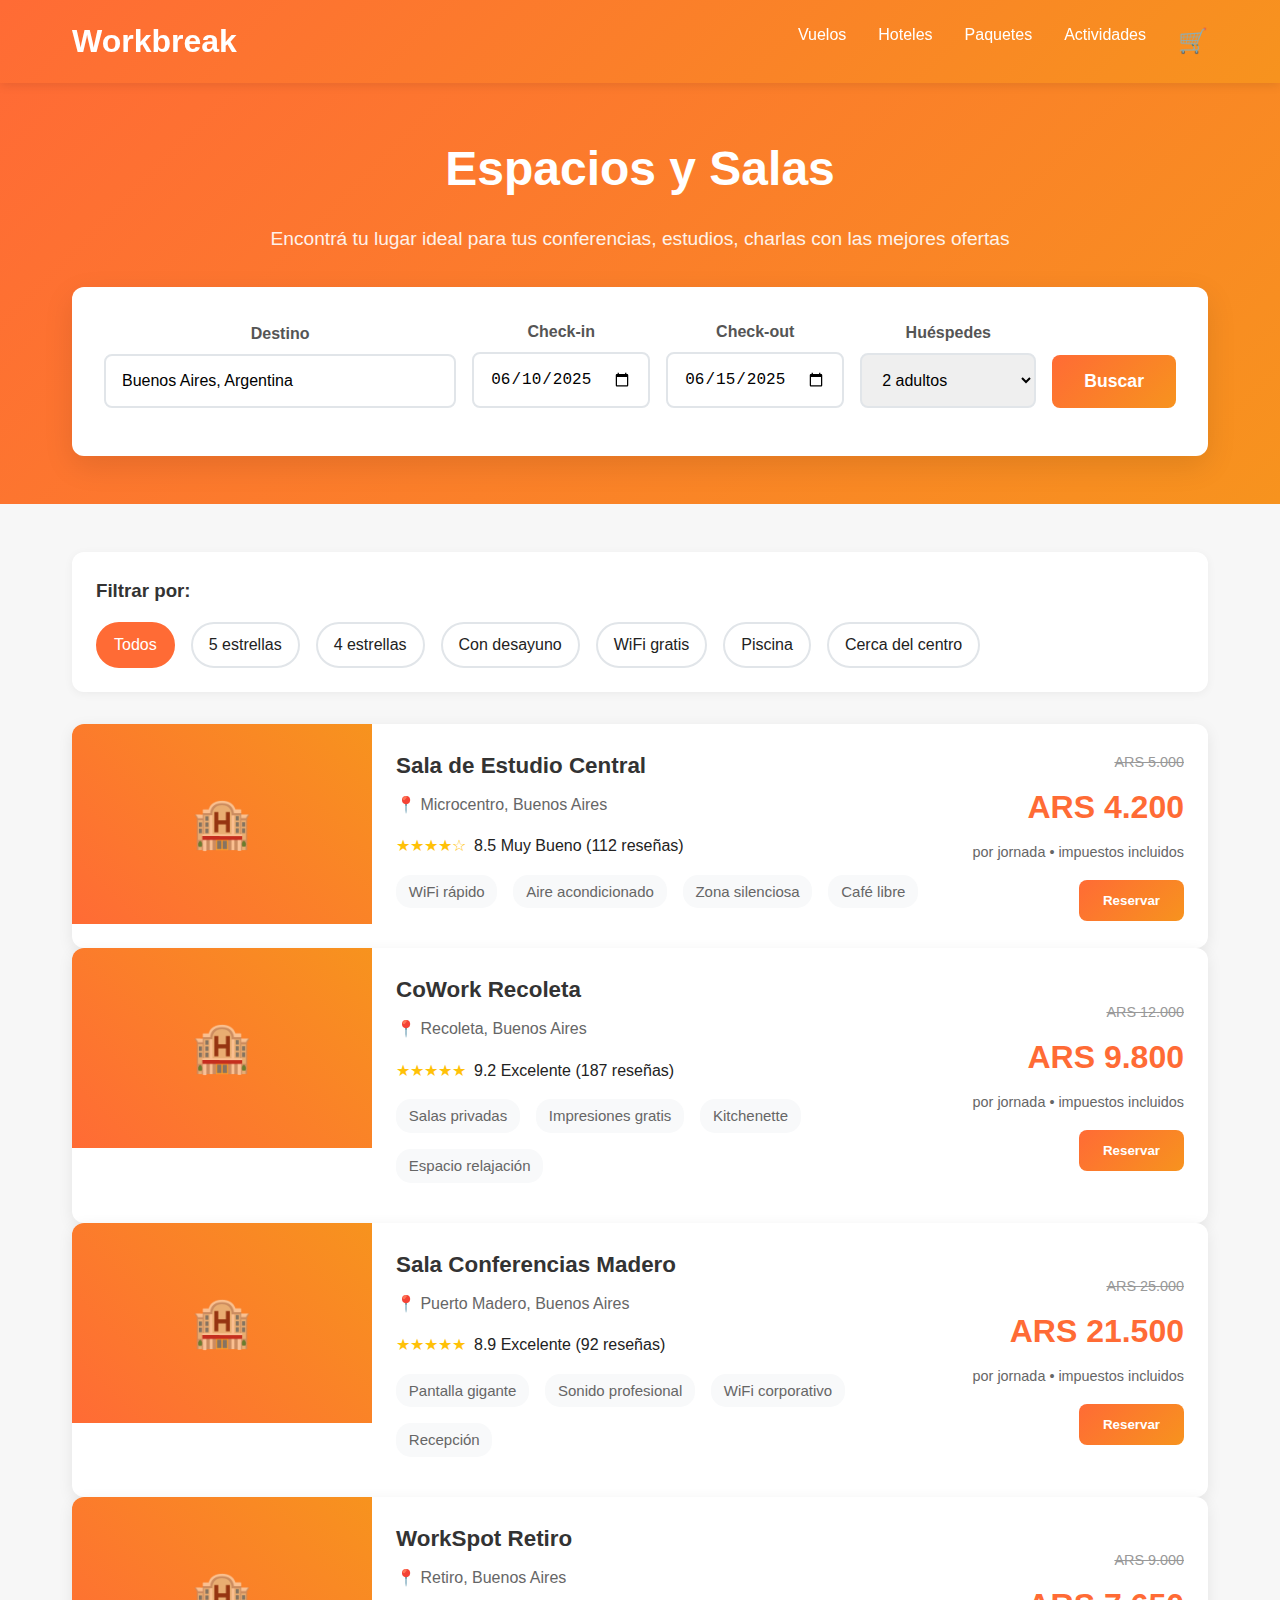
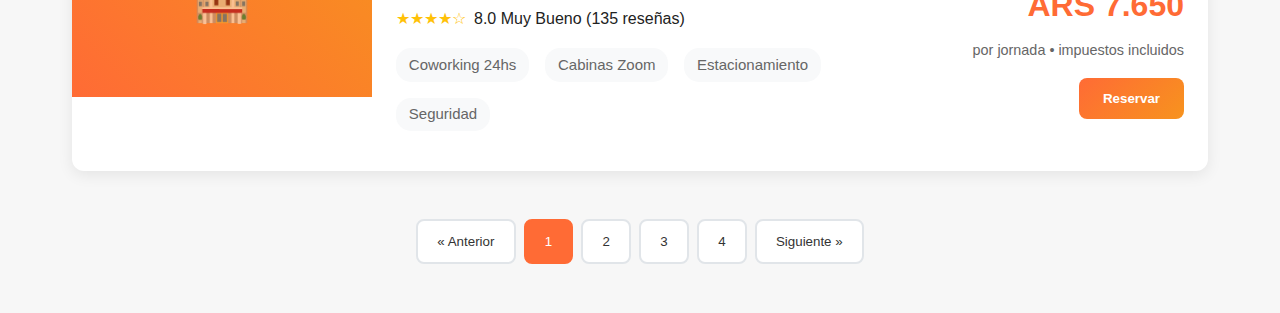
<file: WorkBreak-main/index.html>
<!DOCTYPE html>
<html lang="es">

<head>
    <meta charset="UTF-8" />
    <meta name="viewport" content="width=device-width, initial-scale=1" />
    <title>WorkBreak - Home</title>
    <link rel="stylesheet" href="estilos.css" />
    <style>
        /* Estilos para el modal */
        .modal-overlay {
            position: fixed;
            top: 0;
            left: 0;
            width: 100vw;
            height: 100vh;
            background: rgba(0, 0, 0, 0.5);
            display: none;
            justify-content: center;
            align-items: center;
            z-index: 1000;
        }

        .modal {
            background: white;
            border-radius: 8px;
            max-width: 500px;
            width: 90%;
            padding: 20px;
            box-shadow: 0 0 10px #00000088;
        }

        .modal-header {
            display: flex;
            justify-content: space-between;
            align-items: center;
            margin-bottom: 10px;
        }

        .modal-close {
            cursor: pointer;
            font-size: 1.5rem;
            font-weight: bold;
            border: none;
            background: none;
        }

        .modal-content p {
            margin: 5px 0;
        }
    </style>
</head>

<body>
    <!-- Header -->
    <header class="header">
        <div class="header-content">
            <a href="#" class="logo">Workbreak</a>
            <nav>
                <ul class="nav-menu">
                    <li><a href="#">Vuelos</a></li>
                    <li><a href="#">Hoteles</a></li>
                    <li><a href="#">Paquetes</a></li>
                    <li><a href="#">Actividades</a></li>
                    <li><a href="carrito.html" class="cart-icon" title="Ver carrito" style="cursor:pointer; font-size: 1.5rem;">
                            🛒
                        </a></li>
                </ul>
            </nav>
        </div>
    </header>

    <!-- Hero Section -->
    <section class="hero">
        <div class="hero-content">
            <h1>Espacios y Salas</h1>
            <p>Encontrá tu lugar ideal para tus conferencias, estudios, charlas con las mejores ofertas</p>

            <form class="search-form">
                <div class="search-row">
                    <div class="form-group">
                        <label for="destino">Destino</label>
                        <input id="destino" type="text" placeholder="¿A dónde vamos?" value="Buenos Aires, Argentina" />
                    </div>
                    <div class="form-group">
                        <label for="checkin">Check-in</label>
                        <input id="checkin" type="date" value="2025-06-10" />
                    </div>
                    <div class="form-group">
                        <label for="checkout">Check-out</label>
                        <input id="checkout" type="date" value="2025-06-15" />
                    </div>
                    <div class="form-group">
                        <label for="huespedes">Huéspedes</label>
                        <select id="huespedes">
                            <option>2 adultos</option>
                            <option>1 adulto</option>
                            <option>3 adultos</option>
                            <option>4 adultos</option>
                        </select>
                    </div>
                    <button type="submit" class="search-btn">Buscar</button>
                </div>
            </form>
        </div>
    </section>

    <!-- Main Content -->
    <main class="main-content">
        <!-- Filters -->
        <section class="filters">
            <h3>Filtrar por:</h3>
            <div class="filter-row">
                <div class="filter-item active">Todos</div>
                <div class="filter-item">5 estrellas</div>
                <div class="filter-item">4 estrellas</div>
                <div class="filter-item">Con desayuno</div>
                <div class="filter-item">WiFi gratis</div>
                <div class="filter-item">Piscina</div>
                <div class="filter-item">Cerca del centro</div>
            </div>
        </section>

        <!-- Espacios Grid -->
        <section class="workspaces-grid">
            <!-- Espacio 1 -->
            <div class="workspace-card" data-name="Sala de Estudio Central" data-location="Microcentro, Buenos Aires"
                data-rating="8.5 Muy Bueno (112 reseñas)" data-amenities="WiFi rápido, Aire acondicionado, Zona silenciosa, Café libre"
                data-price-old="ARS 5.000" data-price-current="ARS 4.200">
                <div class="workspace-image"></div>
                <div class="workspace-info">
                    <h3 class="workspace-name">Sala de Estudio Central</h3>
                    <div class="workspace-location">
                        📍 Microcentro, Buenos Aires
                    </div>
                    <div class="workspace-rating">
                        <span class="stars">★★★★☆</span>
                        <span>8.5 Muy Bueno (112 reseñas)</span>
                    </div>
                    <div class="workspace-amenities">
                        <span class="amenity">WiFi rápido</span>
                        <span class="amenity">Aire acondicionado</span>
                        <span class="amenity">Zona silenciosa</span>
                        <span class="amenity">Café libre</span>
                    </div>
                </div>
                <div class="workspace-price">
                    <div class="price-old">ARS 5.000</div>
                    <div class="price-current">ARS 4.200</div>
                    <div class="price-details">por jornada • impuestos incluidos</div>
                    <button class="book-btn" data-name="Sala de Estudio Central">Reservar</button>
                </div>
            </div>

            <!-- Espacio 2 -->
            <div class="workspace-card" data-name="CoWork Recoleta" data-location="Recoleta, Buenos Aires"
                data-rating="9.2 Excelente (187 reseñas)" data-amenities="Salas privadas, Impresiones gratis, Kitchenette, Espacio relajación"
                data-price-old="ARS 12.000" data-price-current="ARS 9.800">
                <div class="workspace-image"></div>
                <div class="workspace-info">
                    <h3 class="workspace-name">CoWork Recoleta</h3>
                    <div class="workspace-location">
                        📍 Recoleta, Buenos Aires
                    </div>
                    <div class="workspace-rating">
                        <span class="stars">★★★★★</span>
                        <span>9.2 Excelente (187 reseñas)</span>
                    </div>
                    <div class="workspace-amenities">
                        <span class="amenity">Salas privadas</span>
                        <span class="amenity">Impresiones gratis</span>
                        <span class="amenity">Kitchenette</span>
                        <span class="amenity">Espacio relajación</span>
                    </div>
                </div>
                <div class="workspace-price">
                    <div class="price-old">ARS 12.000</div>
                    <div class="price-current">ARS 9.800</div>
                    <div class="price-details">por jornada • impuestos incluidos</div>
                    <button class="book-btn" data-name="CoWork Recoleta">Reservar</button>
                </div>
            </div>

            <!-- Espacio 3 -->
            <div class="workspace-card" data-name="Sala Conferencias Madero" data-location="Puerto Madero, Buenos Aires"
                data-rating="8.9 Excelente (92 reseñas)" data-amenities="Pantalla gigante, Sonido profesional, WiFi corporativo, Recepción"
                data-price-old="ARS 25.000" data-price-current="ARS 21.500">
                <div class="workspace-image"></div>
                <div class="workspace-info">
                    <h3 class="workspace-name">Sala Conferencias Madero</h3>
                    <div class="workspace-location">
                        📍 Puerto Madero, Buenos Aires
                    </div>
                    <div class="workspace-rating">
                        <span class="stars">★★★★★</span>
                        <span>8.9 Excelente (92 reseñas)</span>
                    </div>
                    <div class="workspace-amenities">
                        <span class="amenity">Pantalla gigante</span>
                        <span class="amenity">Sonido profesional</span>
                        <span class="amenity">WiFi corporativo</span>
                        <span class="amenity">Recepción</span>
                    </div>
                </div>
                <div class="workspace-price">
                    <div class="price-old">ARS 25.000</div>
                    <div class="price-current">ARS 21.500</div>
                    <div class="price-details">por jornada • impuestos incluidos</div>
                    <button class="book-btn" data-name="Sala Conferencias Madero">Reservar</button>
                </div>
            </div>

            <!-- Espacio 4 -->
            <div class="workspace-card" data-name="WorkSpot Retiro" data-location="Retiro, Buenos Aires"
                data-rating="8.0 Muy Bueno (135 reseñas)" data-amenities="Coworking 24hs, Cabinas Zoom, Estacionamiento, Seguridad"
                data-price-old="ARS 9.000" data-price-current="ARS 7.650">
                <div class="workspace-image"></div>
                <div class="workspace-info">
                    <h3 class="workspace-name">WorkSpot Retiro</h3>
                    <div class="workspace-location">
                        📍 Retiro, Buenos Aires
                    </div>
                    <div class="workspace-rating">
                        <span class="stars">★★★★☆</span>
                        <span>8.0 Muy Bueno (135 reseñas)</span>
                    </div>
                    <div class="workspace-amenities">
                        <span class="amenity">Coworking 24hs</span>
                        <span class="amenity">Cabinas Zoom</span>
                        <span class="amenity">Estacionamiento</span>
                        <span class="amenity">Seguridad</span>
                    </div>
                </div>
                <div class="workspace-price">
                    <div class="price-old">ARS 9.000</div>
                    <div class="price-current">ARS 7.650</div>
                    <div class="price-details">por jornada • impuestos incluidos</div>
                    <button class="book-btn" data-name="WorkSpot Retiro">Reservar</button>
                </div>
            </div>
        </section>

        <!-- Pagination -->
        <div class="pagination">
            <button class="page-btn">« Anterior</button>
            <button class="page-btn active">1</button>
            <button class="page-btn">2</button>
            <button class="page-btn">3</button>
            <button class="page-btn">4</button>
            <button class="page-btn">Siguiente »</button>
        </div>
    </main>

    <!-- Modal para confirmación -->
    <div class="modal-overlay" id="modal">
        <div class="modal">
            <div class="modal-header">
                <h2>Reserva guardada</h2>
                <button class="modal-close" id="modal-close">&times;</button>
            </div>
            <div class="modal-content" id="modal-content">
                <p>El espacio ha sido guardado en tu almacenamiento local.</p>
                <button id="download-json-btn">Descargar JSON</button>
            </div>
        </div>
    </div>

    <script>
        // Función para abrir detalle.html con el nombre del espacio en la URL
        function reservar(e) {
            const espacio = e.target.getAttribute('data-name');
            if (espacio) {
                // Codificar el nombre para que sea válido en la URL
                const nombreCodificado = encodeURIComponent(espacio);
                // Abrir detalle.html en nueva pestaña con el parámetro
                window.open(`detalle.html?espacio=${nombreCodificado}`, '_blank');
            }
        }

        // Agregar event listener a todos los botones reservar
        document.querySelectorAll('.book-btn').forEach(btn => {
            btn.addEventListener('click', reservar);
        });

        // Aquí puedes agregar otras funciones de manejo del modal si usas modal para reserva guardada
    </script>
</body>

</html>
</file>
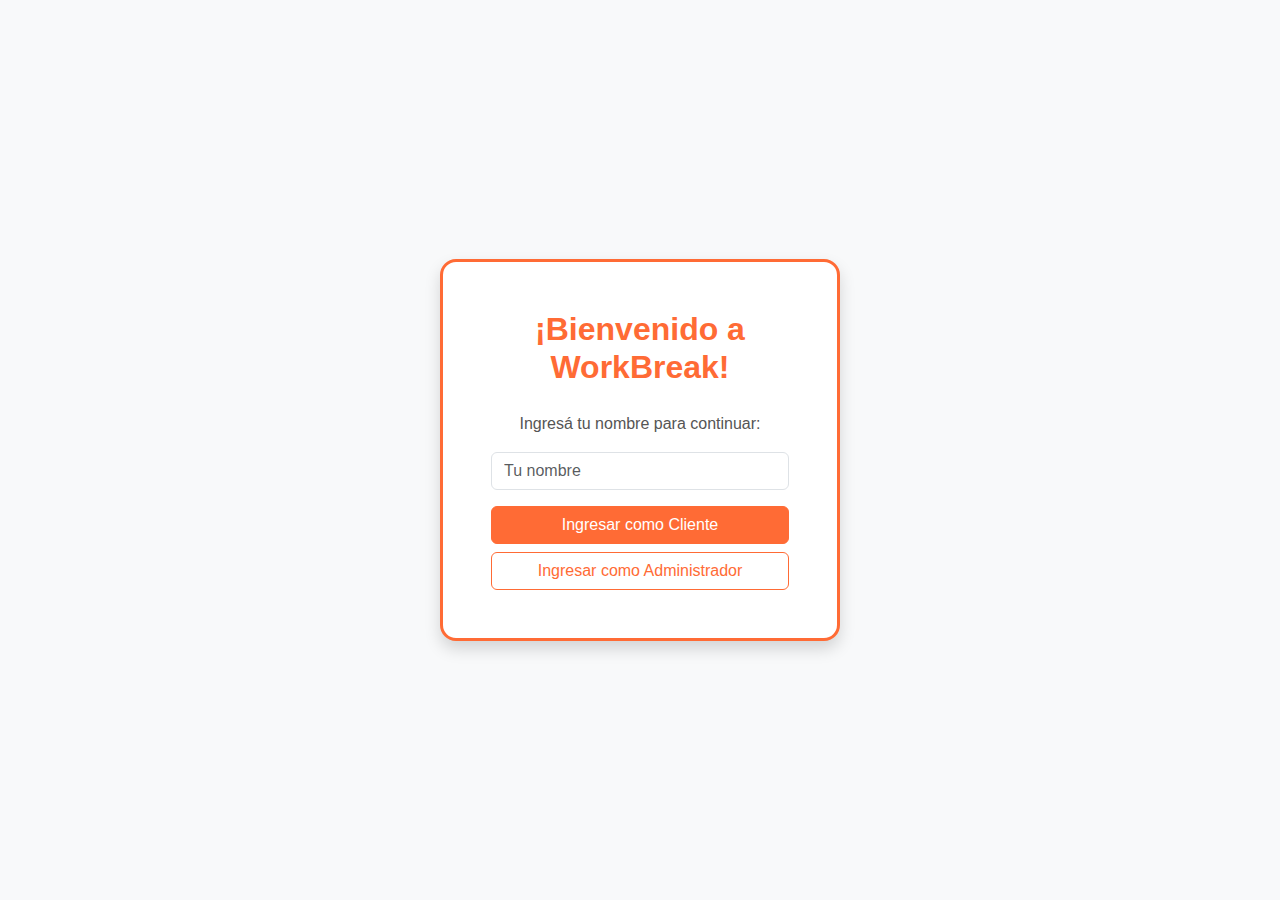
<file: WorkBreak-main/bienvenido.html>
<!DOCTYPE html>
<html lang="es">
<head>
  <meta charset="UTF-8" />
  <meta name="viewport" content="width=device-width, initial-scale=1.0"/>
  <title>Bienvenido - WorkBreak</title>
  <link href="https://cdn.jsdelivr.net/npm/bootstrap@5.3.2/dist/css/bootstrap.min.css" rel="stylesheet"/>
  <link rel="stylesheet" href="estilos.css">
</head>
<body class="bg-light d-flex align-items-center justify-content-center vh-100">

  <div id="formulario" class="card p-5 shadow bienvenidos" style="max-width: 400px; width: 100%;">
    <!-- Se llena con JavaScript -->
  </div>

  <script>
    let modo = "cliente"; // "cliente" o "admin"

    function mostrarFormulario() {
      const contenedor = document.getElementById("formulario");
      if (modo === "cliente") {
        contenedor.innerHTML = `
          <h2 class="text-center mb-4">¡Bienvenido a WorkBreak!</h2>
          <p class="text-center">Ingresá tu nombre para continuar:</p>
          <input type="text" id="nombreInput" class="form-control mb-3" placeholder="Tu nombre" />
          <button class="btn btn-primary w-100 mb-2" onclick="ingresarCliente()">Ingresar como Cliente</button>
          <button class="btn btn-outline-secondary w-100" onclick="cambiarModo()">Ingresar como Administrador</button>
        `;
      } else {
        contenedor.innerHTML = `
          <h2 class="text-center mb-4">Login Administrador</h2>
          <input type="email" id="emailInput" class="form-control mb-3" placeholder="Correo electrónico" />
          <input type="password" id="passInput" class="form-control mb-3" placeholder="Contraseña" />
          <button class="btn btn-dark w-100 mb-2" onclick="loginAdmin()">Ingresar</button>
          <button class="btn btn-outline-secondary w-100" onclick="cambiarModo()">Volver a Cliente</button>
        `;
      }
    }

    function cambiarModo() {
      modo = modo === "cliente" ? "admin" : "cliente";
      mostrarFormulario();
    }

    function ingresarCliente() {
      const nombre = document.getElementById("nombreInput").value.trim();
      if (!nombre) {
        alert("Por favor, ingresá tu nombre.");
        return;
      }
      localStorage.setItem("nombreCliente", nombre);
      localStorage.setItem("rol", "cliente");
      window.location.href = "index.html"; // 👈 redirige a index
    }

    function loginAdmin() {
      const email = document.getElementById("emailInput").value.trim();
      const pass = document.getElementById("passInput").value.trim();
      if (!email || !pass) {
        alert("Por favor, completá ambos campos.");
        return;
      }

      if (email === "admin@workbreak.com" && pass === "1234") {
        localStorage.setItem("rol", "admin");
        localStorage.setItem("nombreAdmin", email);
        alert("Login exitoso.");
        window.location.href = "index.html"; // 👈 redirige a index
      } else {
        alert("Credenciales incorrectas.");
      }
    }

    localStorage.setItem("rol", "cliente"); // si entra como cliente
    localStorage.setItem("rol", "admin");   // si entra como admin

    mostrarFormulario();
  </script>

</body>
</html>
</file>
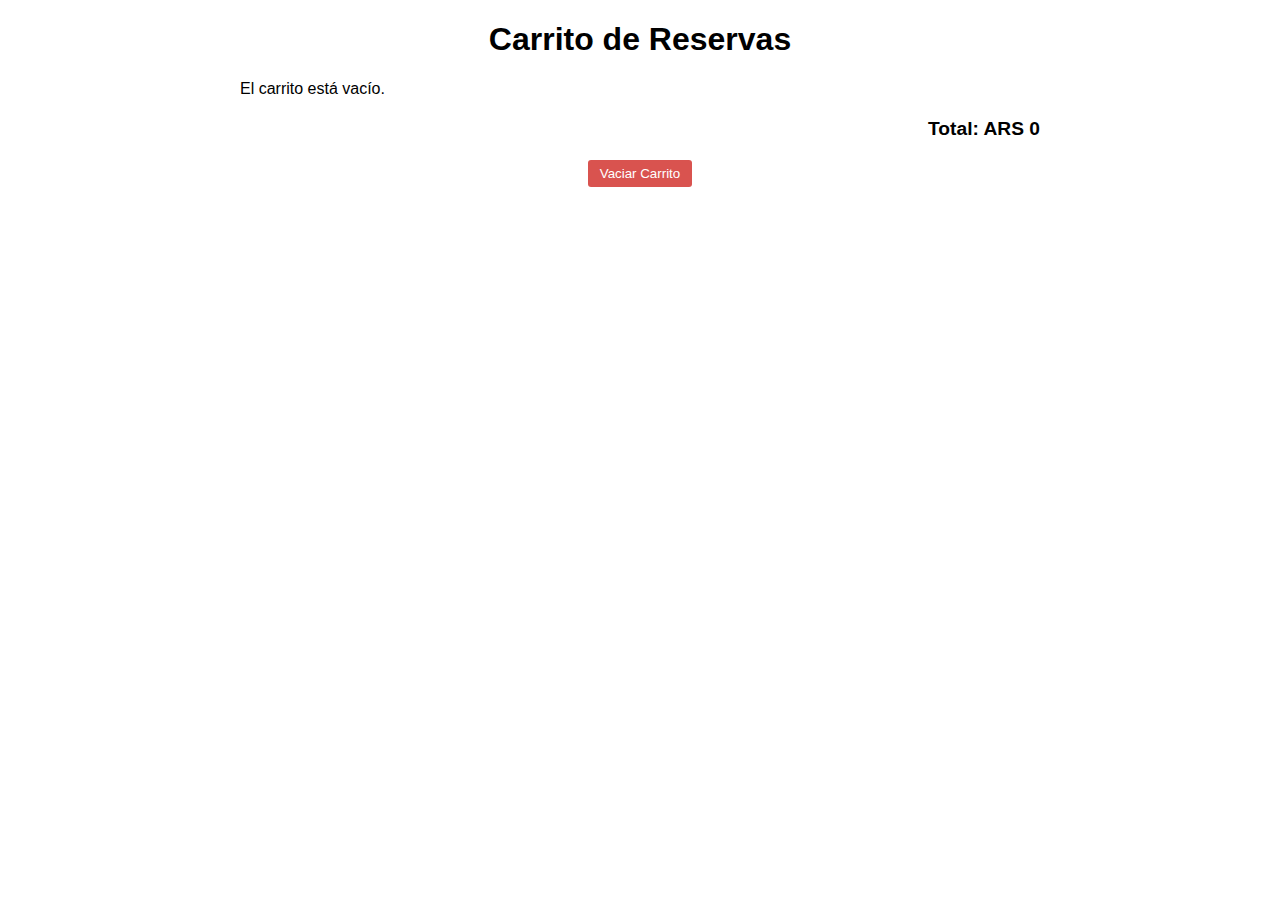
<file: WorkBreak-main/carrito.html>
<!DOCTYPE html>
<html lang="es">
<head>
    <meta charset="UTF-8" />
    <meta name="viewport" content="width=device-width, initial-scale=1" />
    <title>Carrito de Reservas</title>
    <style>
        body { font-family: Arial, sans-serif; max-width: 800px; margin: 20px auto; }
        h1 { text-align: center; }
        .carrito-item { border: 1px solid #ccc; padding: 10px; margin-bottom: 10px; border-radius: 5px; }
        .carrito-item h2 { margin: 0 0 5px; }
        .carrito-item p { margin: 2px 0; }
        .total { font-weight: bold; font-size: 1.2em; text-align: right; margin-top: 20px; }
        button { background-color: #d9534f; color: white; border: none; padding: 6px 12px; cursor: pointer; border-radius: 3px; }
        button:hover { background-color: #c9302c; }
    </style>
</head>
<body>
    <h1>Carrito de Reservas</h1>

    <div id="carrito-contenedor">
        <!-- Aquí se cargarán los items -->
    </div>

    <div class="total" id="total-carrito">Total: ARS 0</div>

    <div style="text-align:center; margin-top: 20px;">
        <button id="vaciar-carrito-btn">Vaciar Carrito</button>
    </div>

    <script>
        // Obtener carrito del localStorage
        function obtenerCarrito() {
            const carritoJSON = localStorage.getItem('carritoReservas');
            return carritoJSON ? JSON.parse(carritoJSON) : [];
        }

        // Guardar carrito en localStorage
        function guardarCarrito(carrito) {
            localStorage.setItem('carritoReservas', JSON.stringify(carrito));
        }

        // Mostrar carrito en pantalla
        function mostrarCarrito() {
            const contenedor = document.getElementById('carrito-contenedor');
            const carrito = obtenerCarrito();
            contenedor.innerHTML = '';

            if (carrito.length === 0) {
                contenedor.innerHTML = '<p>El carrito está vacío.</p>';
                document.getElementById('total-carrito').textContent = 'Total: ARS 0';
                return;
            }

            let total = 0;

            carrito.forEach((item, index) => {
                total += Number(item.total) || 0;

                const itemDiv = document.createElement('div');
                itemDiv.classList.add('carrito-item');

                itemDiv.innerHTML = `
                    <h2>${item.nombre}</h2>
                    <p><strong>Ubicación:</strong> ${item.ubicacion}</p>
                    <p><strong>Check-in:</strong> ${item.checkin || 'N/A'}</p>
                    <p><strong>Check-out:</strong> ${item.checkout || 'N/A'}</p>
                    <p><strong>Noches:</strong> ${item.noches || 'N/A'}</p>
                    <p><strong>Huéspedes:</strong> ${item.guests || 'N/A'}</p>
                    <p><strong>Total a pagar:</strong> ARS ${Number(item.total).toFixed(2)}</p>
                    <button data-index="${index}" class="btn-eliminar">Eliminar</button>
                `;

                contenedor.appendChild(itemDiv);
            });

            document.getElementById('total-carrito').textContent = `Total: ARS ${total.toFixed(2)}`;

            // Asignar evento a botones eliminar
            document.querySelectorAll('.btn-eliminar').forEach(btn => {
                btn.addEventListener('click', (e) => {
                    const idx = parseInt(e.target.getAttribute('data-index'));
                    eliminarDelCarrito(idx);
                });
            });
        }

        // Eliminar item por índice y actualizar
        function eliminarDelCarrito(index) {
            let carrito = obtenerCarrito();
            carrito.splice(index, 1);
            guardarCarrito(carrito);
            mostrarCarrito();
        }

        // Vaciar carrito completo
        function vaciarCarrito() {
            localStorage.removeItem('carritoReservas');
            mostrarCarrito();
        }

        // Inicialización
        document.addEventListener('DOMContentLoaded', () => {
            mostrarCarrito();

            document.getElementById('vaciar-carrito-btn').addEventListener('click', () => {
                if (confirm('¿Seguro que quieres vaciar el carrito?')) {
                    vaciarCarrito();
                }
            });
        });
    </script>
</body>
</html>
</file>
<file: WorkBreak-main/estilos.css>
/* ------------------------------------
   Reset y configuración base
------------------------------------ */
* {
    margin: 0;
    padding: 0;
    box-sizing: border-box;
}

body {
    font-family: -apple-system, BlinkMacSystemFont, 'Segoe UI', Roboto, Oxygen, Ubuntu, Cantarell, sans-serif;
    background-color: #f8f9fa;
    color: #333;
    line-height: 1.5;
}

/* ------------------------------------
   Header (barra superior)
------------------------------------ */
.header {
    background: linear-gradient(135deg, #ff6b35, #f7931e);
    color: white;
    padding: 1rem 0;
    position: sticky;
    top: 0;
    z-index: 100;
    box-shadow: 0 2px 10px rgba(0,0,0,0.1);
}

.header-content {
    max-width: 1200px;
    margin: 0 auto;
    display: flex;
    justify-content: space-between;
    align-items: center;
    padding: 0 2rem;
}

.logo {
    font-size: 2rem;
    font-weight: bold;
    color: white;
    text-decoration: none;
}

.nav-menu {
    display: flex;
    gap: 2rem;
    list-style: none;
}

.nav-menu a {
    color: white;
    text-decoration: none;
    font-weight: 500;
    transition: opacity 0.3s;
}

.nav-menu a:hover {
    opacity: 0.8;
}

/* ------------------------------------
   Hero / Bienvenida
------------------------------------ */
.hero {
    background: linear-gradient(135deg, #ff6b35, #f7931e);
    padding: 3rem 0;
    color: white;
}

.hero-content {
    max-width: 1200px;
    margin: 0 auto;
    padding: 0 2rem;
    text-align: center;
}

.hero h1 {
    font-size: 3rem;
    margin-bottom: 1rem;
    font-weight: 700;
}

.hero p {
    font-size: 1.2rem;
    margin-bottom: 2rem;
    opacity: 0.9;
}

/* ------------------------------------
   Formulario de Búsqueda
------------------------------------ */
.search-form {
    background: white;
    border-radius: 12px;
    padding: 2rem;
    box-shadow: 0 10px 30px rgba(0,0,0,0.1);
    margin-top: 2rem;
    color: #333;
}

.search-row {
    display: grid;
    grid-template-columns: 2fr 1fr 1fr 1fr auto;
    gap: 1rem;
    align-items: end;
    margin-bottom: 1rem;
}

.form-group {
    display: flex;
    flex-direction: column;
}

.form-group label {
    font-weight: 600;
    margin-bottom: 0.5rem;
    color: #555;
}

.form-group input,
.form-group select {
    padding: 1rem;
    border: 2px solid #e1e5e9;
    border-radius: 8px;
    font-size: 1rem;
    transition: border-color 0.3s;
}

.form-group input:focus,
.form-group select:focus {
    outline: none;
    border-color: #ff6b35;
}

.search-btn {
    background: linear-gradient(135deg, #ff6b35, #f7931e);
    color: white;
    border: none;
    padding: 1rem 2rem;
    border-radius: 8px;
    font-size: 1.1rem;
    font-weight: 600;
    cursor: pointer;
    transition: transform 0.2s;
}

.search-btn:hover {
    transform: translateY(-2px);
}

/* ------------------------------------
   Contenido principal
------------------------------------ */
.main-content {
    max-width: 1200px;
    margin: 0 auto;
    padding: 3rem 2rem;
}

/* ------------------------------------
   Filtros
------------------------------------ */
.filters {
    background: white;
    padding: 1.5rem;
    border-radius: 12px;
    margin-bottom: 2rem;
    box-shadow: 0 2px 10px rgba(0,0,0,0.05);
}

.filters h3 {
    margin-bottom: 1rem;
    color: #333;
}

.filter-row {
    display: flex;
    gap: 1rem;
    flex-wrap: wrap;
}

.filter-item {
    padding: 0.5rem 1rem;
    border: 2px solid #e1e5e9;
    border-radius: 25px;
    cursor: pointer;
    transition: all 0.3s;
    background: white;
}

.filter-item:hover,
.filter-item.active {
    border-color: #ff6b35;
    background: #ff6b35;
    color: white;
}

/* ------------------------------------
   Grid de resultados / Hoteles
------------------------------------ */
.workspace-grid {
    display: grid;
    gap: 2rem;
}

.workspace-card {
    background: white;
    border-radius: 12px;
    overflow: hidden;
    box-shadow: 0 4px 15px rgba(0,0,0,0.08);
    transition: transform 0.3s, box-shadow 0.3s;
    display: grid;
    grid-template-columns: 300px 1fr auto;
    gap: 1.5rem;
}

.workspace-card:hover {
    transform: translateY(-4px);
    box-shadow: 0 8px 25px rgba(0,0,0,0.15);
}

.workspace-image {
    height: 200px;
    background: linear-gradient(45deg, #ff6b35, #f7931e);
    position: relative;
    overflow: hidden;
}

.workspace-image::after {
    content: '🏨';
    position: absolute;
    top: 50%;
    left: 50%;
    transform: translate(-50%, -50%);
    font-size: 3rem;
    opacity: 0.7;
}

.workspace-info {
    padding: 1.5rem 0;
}

.workspace-name {
    font-size: 1.4rem;
    font-weight: 700;
    margin-bottom: 0.5rem;
    color: #333;
}

.workspace-location {
    color: #666;
    margin-bottom: 1rem;
    display: flex;
    align-items: center;
    gap: 0.5rem;
}

.workspace-rating {
    display: flex;
    align-items: center;
    gap: 0.5rem;
    margin-bottom: 1rem;
}

.stars {
    color: #ffc107;
}

.workspace-amenities {
    display: flex;
    gap: 1rem;
    flex-wrap: wrap;
    margin-bottom: 1rem;
}

.amenity {
    background: #f8f9fa;
    padding: 0.3rem 0.8rem;
    border-radius: 15px;
    font-size: 0.9rem;
    color: #666;
}

.workspace-price {
    padding: 1.5rem;
    text-align: right;
    display: flex;
    flex-direction: column;
    justify-content: center;
    align-items: flex-end;
}

.price-old {
    text-decoration: line-through;
    color: #999;
    font-size: 0.9rem;
}

.price-current {
    font-size: 2rem;
    font-weight: 700;
    color: #ff6b35;
    margin: 0.5rem 0;
}

.price-details {
    font-size: 0.9rem;
    color: #666;
    margin-bottom: 1rem;
}

.book-btn {
    background: linear-gradient(135deg, #ff6b35, #f7931e);
    color: white;
    border: none;
    padding: 0.8rem 1.5rem;
    border-radius: 8px;
    font-weight: 600;
    cursor: pointer;
    transition: transform 0.2s;
}

.book-btn:hover {
    transform: translateY(-2px);
}

/* ------------------------------------
   Responsive
------------------------------------ */
@media (max-width: 768px) {
    .search-row {
        grid-template-columns: 1fr;
    }

    .workspace-card {
        grid-template-columns: 1fr;
        text-align: center;
    }

    .workspace-image {
        height: 150px;
    }

    .hero h1 {
        font-size: 2rem;
    }

    .nav-menu {
        display: none;
    }
}

/* ------------------------------------
   Carga / Loader
------------------------------------ */
.loading {
    display: inline-block;
    width: 20px;
    height: 20px;
    border: 3px solid #f3f3f3;
    border-top: 3px solid #ff6b35;
    border-radius: 50%;
    animation: spin 1s linear infinite;
}

@keyframes spin {
    0% { transform: rotate(0deg); }
    100% { transform: rotate(360deg); }
}

/* ------------------------------------
   Paginación
------------------------------------ */
.pagination {
    display: flex;
    justify-content: center;
    gap: 0.5rem;
    margin-top: 3rem;
}

.page-btn {
    padding: 0.8rem 1.2rem;
    border: 2px solid #e1e5e9;
    background: white;
    color: #333;
    border-radius: 8px;
    cursor: pointer;
    transition: all 0.3s;
}

.page-btn:hover,
.page-btn.active {
    border-color: #ff6b35;
    background: #ff6b35;
    color: white;
}

/* ------------------- */
/* Sección Bienvenidos */
/* ------------------- */
.bienvenidos {
    background-color: white; /* blanco para la tarjeta */
    border: 3px solid #ff6b35; /* borde naranja alrededor */
    border-radius: 1rem; /* esquinas redondeadas */
    box-shadow: 0 8px 20px rgba(255, 107, 53, 0.3); /* sombra suave naranja */
}

.bienvenidos h2 {
    color: #ff6b35; /* título naranja */
    font-weight: 700;
}

.bienvenidos p {
    color: #555; /* texto gris oscuro para párrafo */
}

.bienvenidos .btn-primary {
    background-color: #ff6b35;
    border-color: #ff6b35;
}

.bienvenidos .btn-primary:hover {
    background-color: #e05e2a;
    border-color: #e05e2a;
}

.bienvenidos .btn-outline-secondary {
    border-color: #ff6b35;
    color: #ff6b35;
}

.bienvenidos .btn-outline-secondary:hover {
    background-color: #ff6b35;
    color: white;
    border-color: #ff6b35;
}

/* ------------------------------------
   Detalle de espacio de trabajo
------------------------------------ */
/* Reset básico */
* {
    margin: 0;
    padding: 0;
    box-sizing: border-box;
}

/* Fuente global */
body {
    font-family: 'Roboto', sans-serif;
    background-color: #f7f7f7;
    color: #222;
    line-height: 1.6;
}

/* Navbar */
.navbar {
    display: flex;
    justify-content: space-between;
    align-items: center;
    background-color: white;
    padding: 15px 30px;
    border-bottom: 1px solid #ddd;
    position: sticky;
    top: 0;
    z-index: 1000;
}

.logo span {
    font-weight: 700;
    font-size: 20px;
    color: #ff5a5f;
}

.logo i {
    color: #ff5a5f;
    margin-right: 5px;
}

.search-bar {
    flex-grow: 1;
    margin: 0 20px;
    display: flex;
    align-items: center;
    border: 1px solid #ddd;
    border-radius: 30px;
    padding: 5px 15px;
    background-color: white;
}

.search-bar input {
    border: none;
    outline: none;
    flex-grow: 1;
    font-size: 14px;
    padding: 8px;
}

.search-bar i {
    color: #888;
}

.user-menu i {
    margin-left: 15px;
    font-size: 18px;
    color: #555;
}

/* Contenedor principal */
.listing-container {
    display: flex;
    flex-direction: column;
    max-width: 1200px;
    margin: 30px auto;
    padding: 0 20px;
}

/* Galería de imágenes */
.image-gallery {
    display: flex;
    flex-direction: column;
    gap: 15px;
    margin-bottom: 30px;
}

.main-image {
    width: 100%;
    height: 400px;
    border-radius: 15px;
    background-size: cover;
    background-position: center;
}

.thumbnails {
    display: flex;
    gap: 10px;
    flex-wrap: wrap;
}

.thumbnail {
    flex: 1;
    min-width: 180px;
    height: 120px;
    border-radius: 10px;
    background-size: cover;
    background-position: center;
}

/* Wrapper de contenido */
.content-wrapper {
    display: flex;
    flex-direction: column;
    gap: 40px;
}

@media (min-width: 1000px) {
    .content-wrapper {
        flex-direction: row;
        justify-content: space-between;
    }
}

/* Detalles del alojamiento */
.listing-details {
    flex: 2;
}

.listing-details h1 {
    font-size: 28px;
    margin-bottom: 10px;
}

.info-section {
    display: flex;
    flex-direction: column;
    font-size: 15px;
    color: #555;
    margin-bottom: 10px;
}

.rating {
    display: flex;
    align-items: center;
    gap: 5px;
}

.divider {
    border-bottom: 1px solid #ddd;
    margin: 20px 0;
}

.description p {
    font-size: 16px;
}

/* Amenities */
.amenities h2 {
    font-size: 20px;
    margin-bottom: 10px;
}

.amenities-grid {
    display: grid;
    grid-template-columns: repeat(auto-fit, minmax(160px, 1fr));
    gap: 10px;
}

.amenity {
    display: flex;
    align-items: center;
    gap: 8px;
    font-size: 15px;
}

/* Reseñas */
.reviews h2 {
    font-size: 18px;
    margin-bottom: 15px;
}

.review-card {
    background-color: #fff;
    border: 1px solid #eee;
    border-radius: 10px;
    padding: 15px;
    margin-bottom: 15px;
}

.review-header {
    display: flex;
    align-items: center;
    gap: 10px;
    margin-bottom: 10px;
}

.review-header img {
    width: 40px;
    height: 40px;
    border-radius: 50%;
}

/* Booking */
.booking-form {
    flex: 1;
    background-color: #fff;
    padding: 20px;
    border: 1px solid #eee;
    border-radius: 15px;
    height: fit-content;
}

.price-section h3 {
    font-size: 22px;
    margin-bottom: 5px;
}

.rating-small {
    font-size: 14px;
    color: #777;
    margin-bottom: 15px;
}

.date-inputs {
    display: flex;
    gap: 10px;
    margin-bottom: 15px;
}

.date-input {
    flex: 1;
    display: flex;
    flex-direction: column;
    font-size: 14px;
}

.date-input input {
    padding: 8px;
    border: 1px solid #ccc;
    border-radius: 8px;
}

.guests-input {
    margin-bottom: 15px;
}

.guests-input select {
    width: 100%;
    padding: 8px;
    border-radius: 8px;
    border: 1px solid #ccc;
}

.reserve-btn {
    background-color: #ff5a5f;
    color: white;
    border: none;
    padding: 12px;
    width: 100%;
    font-weight: bold;
    border-radius: 10px;
    cursor: pointer;
    margin-bottom: 10px;
}

.no-charge {
    font-size: 13px;
    text-align: center;
    color: #555;
    margin-bottom: 15px;
}

.price-breakdown {
    font-size: 14px;
    color: #333;
}

.price-row {
    display: flex;
    justify-content: space-between;
    margin-bottom: 5px;
}

.price-row.total {
    font-weight: bold;
    border-top: 1px solid #ccc;
    padding-top: 10px;
}

/* mapa*/
.map-section {
    margin-top: 30px;
    text-align: center;
}

.map-section h2 {
    font-size: 1.5rem;
    margin-bottom: 15px;
    color: #333;
}

.map-container {
    width: 100%;
    max-width: 500px;
    margin: 0 auto;
    border-radius: 12px;
    overflow: hidden;
    box-shadow: 0 0 15px rgba(0, 0, 0, 0.1);
}

.map-container iframe {
    width: 100%;
    height: 300px;
    border: 0;
}
</file>
